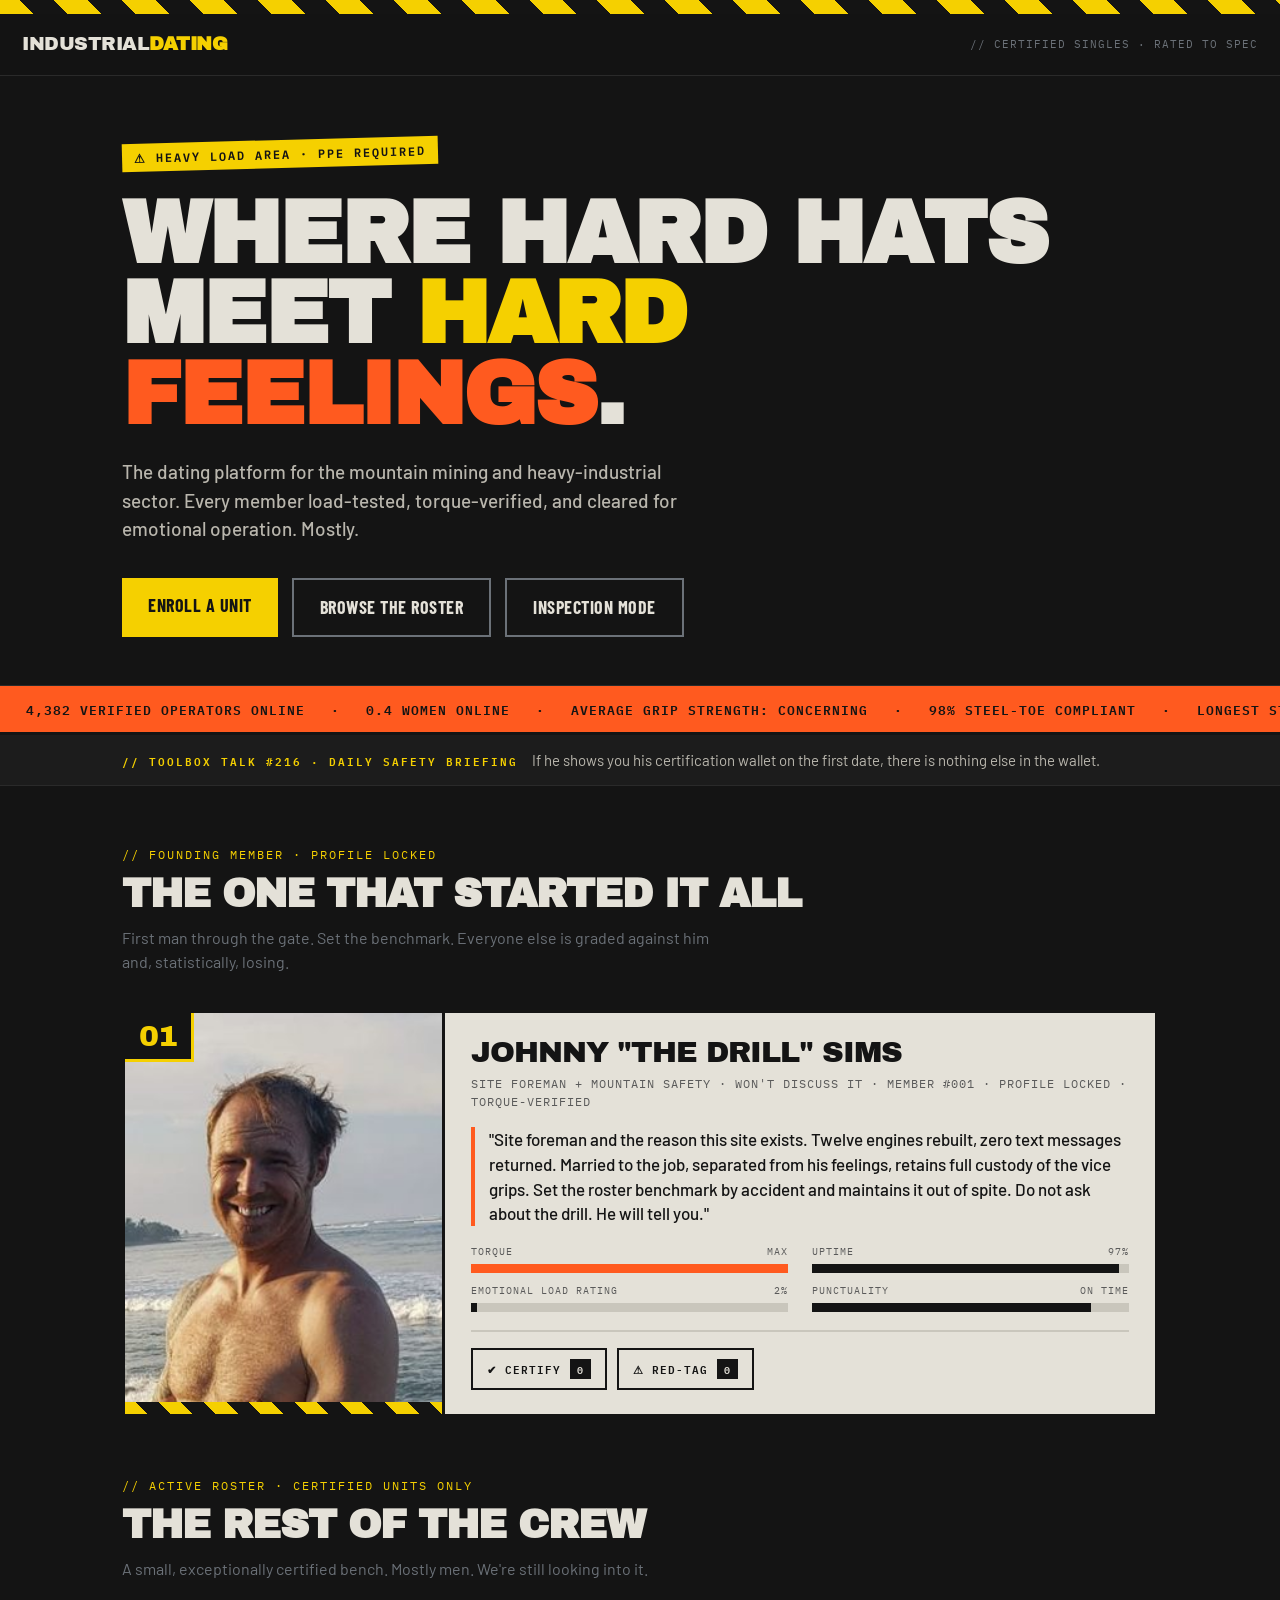
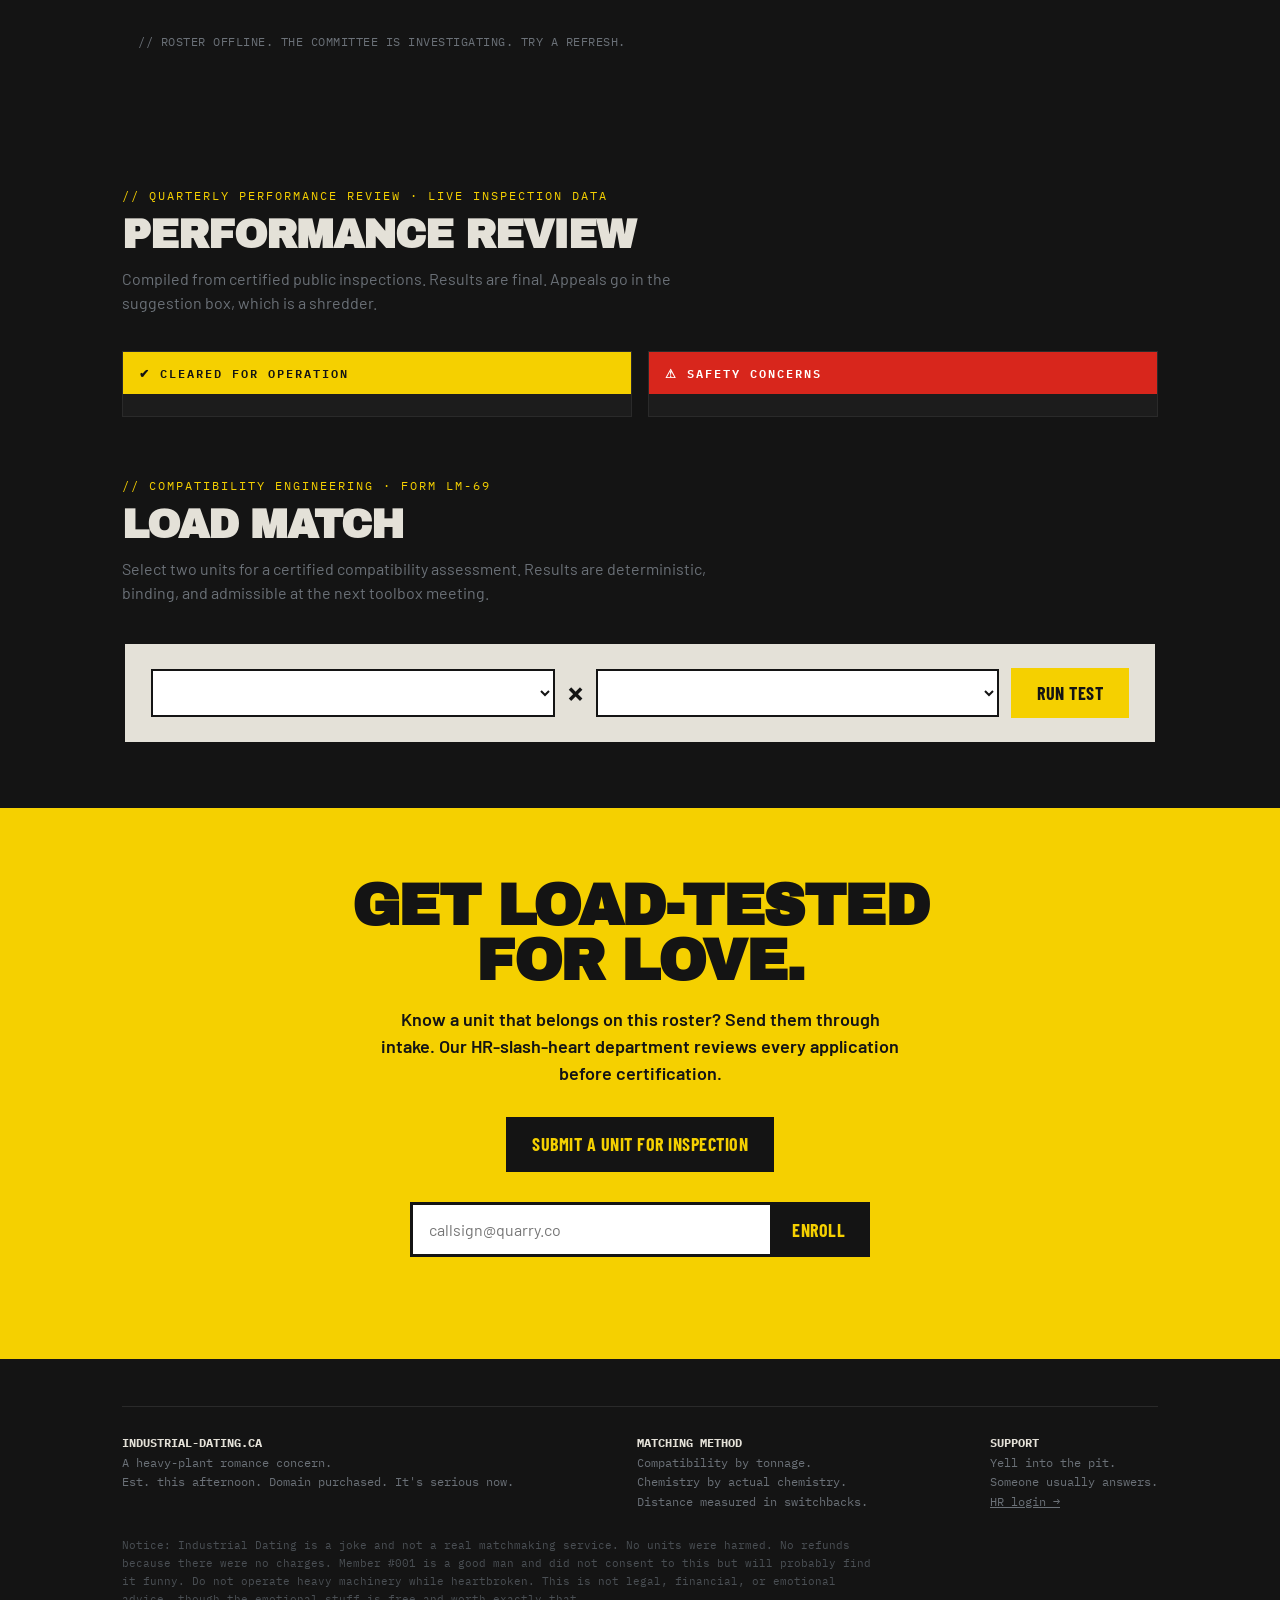
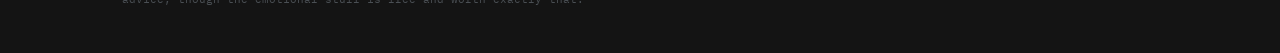
<file: index.html>
<!DOCTYPE html>
<html lang="en">
<head>
<meta charset="UTF-8">
<meta name="viewport" content="width=device-width, initial-scale=1.0">
<title>Industrial Dating — Love Rated for Heavy Loads</title>
<meta name="description" content="The dating platform for the mountain mining and heavy-industrial sector. Every member load-tested, torque-verified, and cleared for emotional operation. Mostly.">
<link rel="canonical" href="https://industrial-dating.ca/">
<meta property="og:type" content="website">
<meta property="og:url" content="https://industrial-dating.ca/">
<meta property="og:title" content="Industrial Dating — Love Rated for Heavy Loads">
<meta property="og:description" content="Where hard hats meet hard feelings. Every member load-tested, torque-verified, and cleared for emotional operation. Mostly.">
<meta property="og:image" content="https://industrial-dating.ca/assets/img/og-home.png">
<meta property="og:image:width" content="1200">
<meta property="og:image:height" content="630">
<meta name="twitter:card" content="summary_large_image">
<link rel="preconnect" href="https://fonts.googleapis.com">
<link rel="preconnect" href="https://fonts.gstatic.com" crossorigin>
<link href="https://fonts.googleapis.com/css2?family=Archivo+Black&family=Barlow+Condensed:wght@500;600;700&family=Barlow:wght@400;500;600&family=IBM+Plex+Mono:wght@400;500;600&display=swap" rel="stylesheet">
<link rel="stylesheet" href="css/style.css">
</head>
<body>

<div class="hazard"></div>

<nav>
  <a class="logo" href="index.html">INDUSTRIAL<b>DATING</b></a>
  <div class="navtag">// certified singles · rated to spec</div>
</nav>

<!-- HERO -->
<section class="hero">
  <div class="wrap">
    <span class="stamp">⚠ Heavy load area · PPE required</span>
    <h1>Where hard hats<br>meet <span class="y">hard</span> <span class="o">feelings</span>.</h1>
    <p class="sub">The dating platform for the mountain mining and heavy-industrial sector. Every member load-tested, torque-verified, and cleared for emotional operation. Mostly.</p>
    <div class="herobtns">
      <a href="submit.html" class="btn btn-y">Enroll a unit</a>
      <a href="#roster" class="btn btn-ghost">Browse the roster</a>
      <a href="swipe.html" class="btn btn-ghost">Inspection mode</a>
    </div>
  </div>
</section>

<!-- TICKER -->
<div class="ticker" aria-hidden="true">
  <div class="run">
    <span>4,382 verified operators online</span>·<span>0.4 women online</span>·<span>Average grip strength: concerning</span>·<span>98% steel-toe compliant</span>·<span>Longest streak between showers: 19 days</span>·<span>Beard hazard rating: elevated</span>·<span>4,382 verified operators online</span>·<span>0.4 women online</span>·<span>Average grip strength: concerning</span>·<span>98% steel-toe compliant</span>·<span>Longest streak between showers: 19 days</span>·<span>Beard hazard rating: elevated</span>·
  </div>
</div>

<!-- TOOLBOX TALK -->
<div class="talk">
  <div class="wrap">
    <span class="talkno" id="talkno">// TOOLBOX TALK</span>
    <span id="talkline"></span>
  </div>
</div>

<!-- FEATURED -->
<section class="sec" id="roster">
  <div class="wrap">
    <div class="eyebrow">// Founding member · profile locked</div>
    <h2 class="sechead">The one that started it all</h2>
    <p class="seclead">First man through the gate. Set the benchmark. Everyone else is graded against him and, statistically, losing.</p>

    <div class="featured">
      <div class="cardno">01</div>
      <div class="photo">
        <img src="assets/img/johnny.jpg" alt="Johnny Sims, Member 001">
        <div class="cornerstripe"></div>
      </div>
      <div class="fbody">
        <div class="fname">Johnny "The Drill" Sims</div>
        <div class="fmeta">Site foreman + mountain safety · won't discuss it · Member #001 · Profile locked · Torque-verified</div>
        <p class="fquote">"Site foreman and the reason this site exists. Twelve engines rebuilt, zero text messages returned. Married to the job, separated from his feelings, retains full custody of the vice grips. Set the roster benchmark by accident and maintains it out of spite. Do not ask about the drill. He will tell you."</p>
        <div class="specs">
          <div class="spec">
            <label>Torque <span>MAX</span></label>
            <div class="bar"><i class="hi" style="width:100%"></i></div>
          </div>
          <div class="spec">
            <label>Uptime <span>97%</span></label>
            <div class="bar"><i style="width:97%"></i></div>
          </div>
          <div class="spec">
            <label>Emotional load rating <span>2%</span></label>
            <div class="bar"><i style="width:2%"></i></div>
          </div>
          <div class="spec">
            <label>Punctuality <span>ON TIME</span></label>
            <div class="bar"><i style="width:88%"></i></div>
          </div>
        </div>
        <div class="votebox" data-votekey="johnny-the-drill-sims"></div>
      </div>
    </div>
  </div>
</section>

<!-- ROSTER -->
<section class="sec" style="padding-top:0">
  <div class="wrap">
    <div class="eyebrow">// Active roster · certified units only</div>
    <h2 class="sechead">The rest of the crew</h2>
    <p class="seclead">A small, exceptionally certified bench. Mostly men. We're still looking into it.</p>

    <div class="featstack" id="crew">
      <!-- cards rendered by js/app.js: crew-submitted units first, then the founding bench -->
    </div>
  </div>
</section>

<!-- PERFORMANCE REVIEW (leaderboard) -->
<section class="sec" id="review">
  <div class="wrap">
    <div class="eyebrow">// Quarterly performance review · live inspection data</div>
    <h2 class="sechead">Performance review</h2>
    <p class="seclead">Compiled from certified public inspections. Results are final. Appeals go in the suggestion box, which is a shredder.</p>
    <div class="lbgrid">
      <div class="lbcol">
        <div class="lbhead lbhead-cert">✔ Cleared for operation</div>
        <ol id="lb-cert" class="lblist"></ol>
      </div>
      <div class="lbcol">
        <div class="lbhead lbhead-tag">⚠ Safety concerns</div>
        <ol id="lb-tag" class="lblist"></ol>
      </div>
    </div>
  </div>
</section>

<!-- LOAD MATCH (compatibility calculator) -->
<section class="sec" id="loadmatch" style="padding-top:0">
  <div class="wrap">
    <div class="eyebrow">// Compatibility engineering · form LM-69</div>
    <h2 class="sechead">Load match</h2>
    <p class="seclead">Select two units for a certified compatibility assessment. Results are deterministic, binding, and admissible at the next toolbox meeting.</p>
    <div class="lmpanel">
      <div class="lmpick">
        <select id="lm-a" aria-label="First unit"></select>
        <span class="lmx">×</span>
        <select id="lm-b" aria-label="Second unit"></select>
        <button type="button" id="lm-run" class="btn btn-y">Run test</button>
      </div>
      <div id="lm-result" class="lmresult" hidden>
        <div class="specs" id="lm-specs"></div>
        <div class="lmverdict" id="lm-verdict"></div>
      </div>
    </div>
  </div>
</section>

<!-- CTA -->
<section class="cta" id="signup">
  <h2>Get load-tested<br>for love.</h2>
  <p>Know a unit that belongs on this roster? Send them through intake. Our HR-slash-heart department reviews every application before certification.</p>
  <div class="herobtns" style="justify-content:center;margin-top:0">
    <a href="submit.html" class="btn" style="background:var(--black);color:var(--hiviz)">Submit a unit for inspection</a>
  </div>
  <div class="form" style="margin-top:30px">
    <input id="email" type="email" placeholder="callsign@quarry.co" aria-label="Your email">
    <button id="enrollBtn" type="button">Enroll</button>
  </div>
  <div class="finemsg" id="finemsg"></div>
</section>

<!-- FOOTER -->
<footer>
  <div class="wrap">
    <div class="cols">
      <div><b>INDUSTRIAL-DATING.CA</b><br>A heavy-plant romance concern.<br>Est. this afternoon. Domain purchased. It's serious now.</div>
      <div><b>MATCHING METHOD</b><br>Compatibility by tonnage.<br>Chemistry by actual chemistry.<br>Distance measured in switchbacks.</div>
      <div><b>SUPPORT</b><br>Yell into the pit.<br>Someone usually answers.<br><a href="hr.html" style="color:inherit">HR login →</a></div>
    </div>
    <p class="osha">Notice: Industrial Dating is a joke and not a real matchmaking service. No units were harmed. No refunds because there were no charges. Member #001 is a good man and did not consent to this but will probably find it funny. Do not operate heavy machinery while heartbroken. This is not legal, financial, or emotional advice, though the emotional stuff is free and worth exactly that.</p>
  </div>
</footer>

<script src="js/config.js"></script>
<script src="js/app.js"></script>
</body>
</html>
</file>
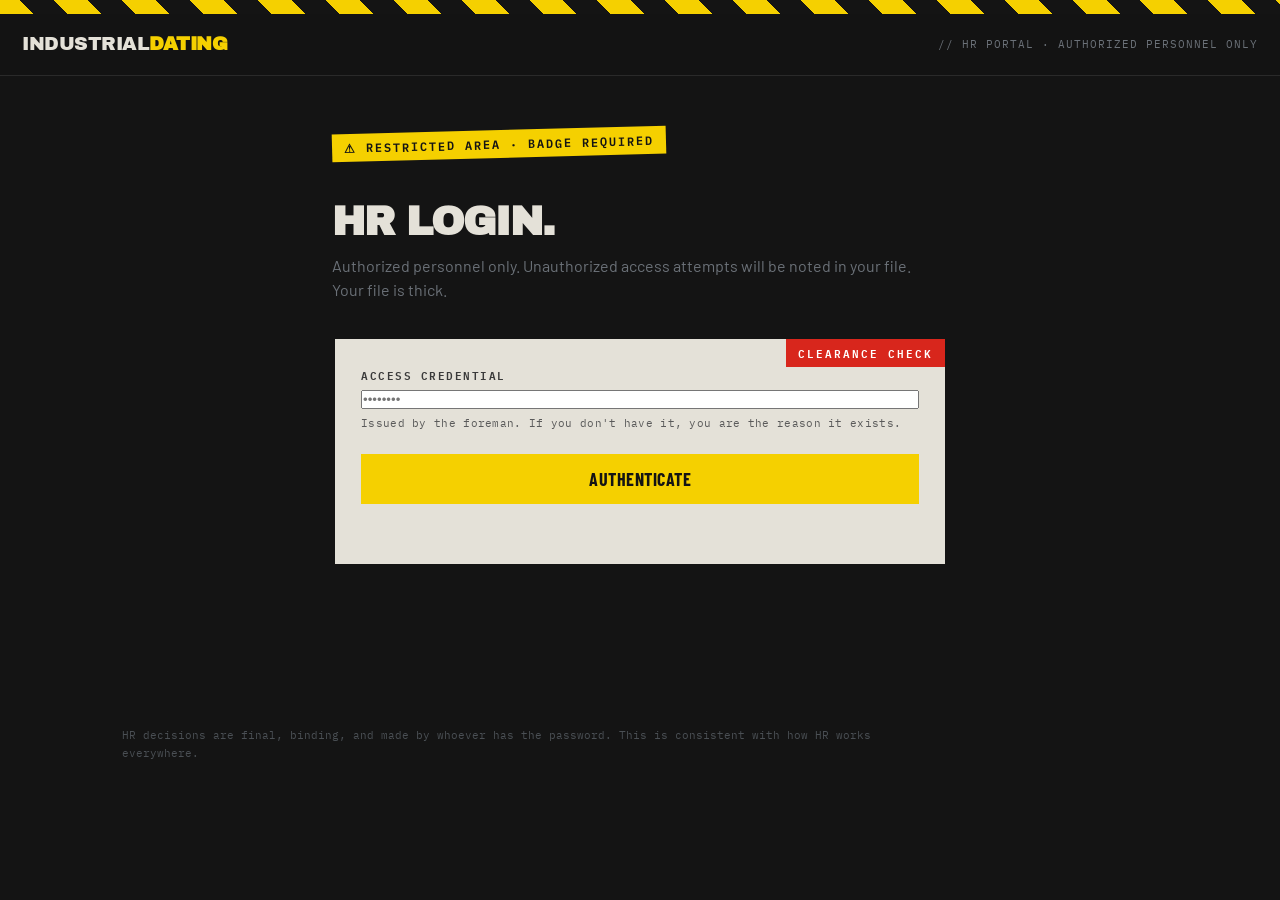
<file: hr.html>
<!DOCTYPE html>
<html lang="en">
<head>
<meta charset="UTF-8">
<meta name="viewport" content="width=device-width, initial-scale=1.0">
<title>HR Portal — Industrial Dating</title>
<meta name="robots" content="noindex">
<link rel="preconnect" href="https://fonts.googleapis.com">
<link rel="preconnect" href="https://fonts.gstatic.com" crossorigin>
<link href="https://fonts.googleapis.com/css2?family=Archivo+Black&family=Barlow+Condensed:wght@500;600;700&family=Barlow:wght@400;500;600&family=IBM+Plex+Mono:wght@400;500;600&display=swap" rel="stylesheet">
<link rel="stylesheet" href="css/style.css">
</head>
<body>

<div class="hazard"></div>

<nav>
  <a class="logo" href="index.html">INDUSTRIAL<b>DATING</b></a>
  <div class="navtag">// hr portal · authorized personnel only</div>
</nav>

<div class="formpage">

  <!-- LOGIN -->
  <div id="login">
    <span class="stamp">⚠ Restricted area · badge required</span>
    <h2 class="sechead" style="margin-top:18px">HR login.</h2>
    <p class="seclead">Authorized personnel only. Unauthorized access attempts will be noted in your file. Your file is thick.</p>
    <form id="loginform" class="formcard" novalidate>
      <div class="membernum">CLEARANCE CHECK</div>
      <div class="field">
        <label for="hr-pass">Access credential</label>
        <input type="password" id="hr-pass" autocomplete="current-password" placeholder="••••••••">
        <span class="hint">Issued by the foreman. If you don't have it, you are the reason it exists.</span>
      </div>
      <button type="submit" class="btn btn-y" style="width:100%">Authenticate</button>
      <div class="formmsg" id="loginmsg" role="alert"></div>
    </form>
  </div>

  <!-- QUEUE -->
  <div id="portal" hidden>
    <span class="stamp">✔ Clearance granted</span>
    <h2 class="sechead" style="margin-top:18px">Pending inspections.</h2>
    <p class="seclead">Units awaiting certification. Approve to weld them onto the roster; reject to make them never have existed. <button type="button" id="hr-logout" class="hrlink">Surrender badge</button></p>
    <div id="queue"></div>
  </div>

</div>

<footer>
  <div class="wrap">
    <p class="osha">HR decisions are final, binding, and made by whoever has the password. This is consistent with how HR works everywhere.</p>
  </div>
</footer>

<script src="js/config.js"></script>
<script src="js/hr.js"></script>
</body>
</html>
</file>
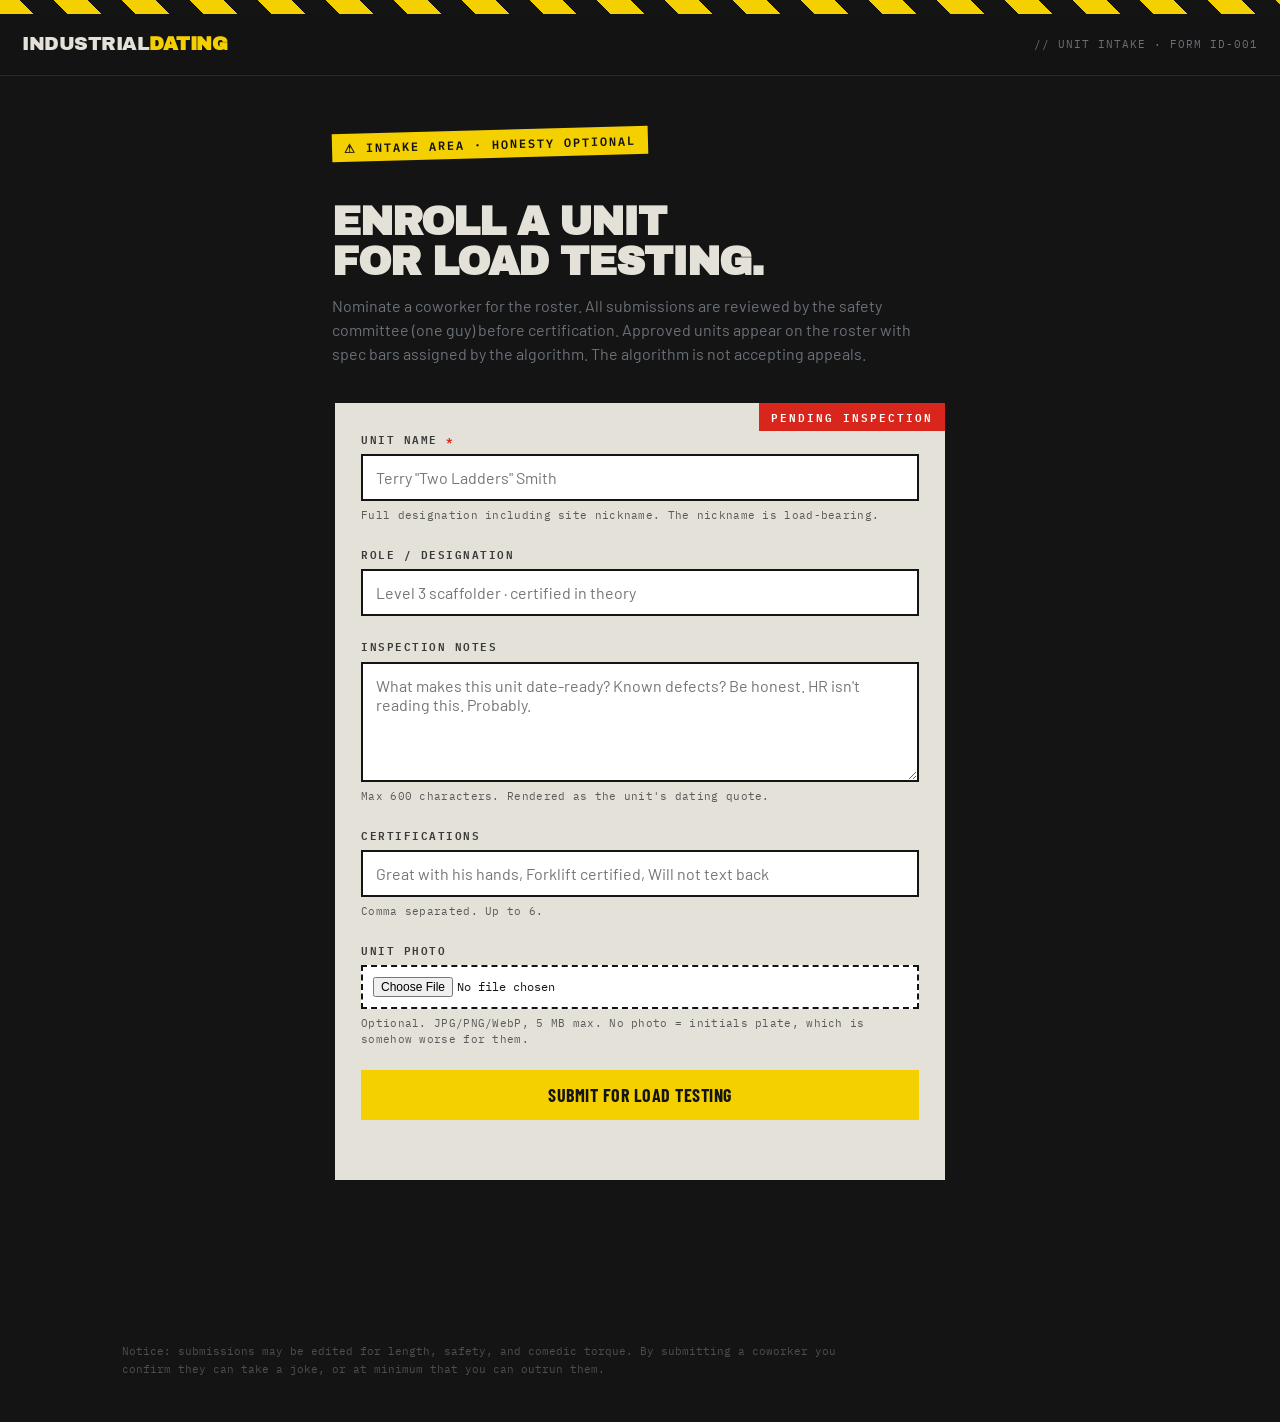
<file: submit.html>
<!DOCTYPE html>
<html lang="en">
<head>
<meta charset="UTF-8">
<meta name="viewport" content="width=device-width, initial-scale=1.0">
<title>Enroll a Unit — Industrial Dating</title>
<meta name="description" content="Nominate a coworker for the Industrial Dating roster. All units reviewed by the safety committee before certification.">
<link rel="canonical" href="https://industrial-dating.ca/submit.html">
<meta property="og:type" content="website">
<meta property="og:url" content="https://industrial-dating.ca/submit.html">
<meta property="og:title" content="Enroll a Unit — Industrial Dating">
<meta property="og:description" content="Nominate a coworker for load testing. The certification department writes the profile. The foreman decides their fate.">
<meta property="og:image" content="https://industrial-dating.ca/assets/img/og-submit.png">
<meta property="og:image:width" content="1200">
<meta property="og:image:height" content="630">
<meta name="twitter:card" content="summary_large_image">
<link rel="preconnect" href="https://fonts.googleapis.com">
<link rel="preconnect" href="https://fonts.gstatic.com" crossorigin>
<link href="https://fonts.googleapis.com/css2?family=Archivo+Black&family=Barlow+Condensed:wght@500;600;700&family=Barlow:wght@400;500;600&family=IBM+Plex+Mono:wght@400;500;600&display=swap" rel="stylesheet">
<link rel="stylesheet" href="css/style.css">
</head>
<body>

<div class="hazard"></div>

<nav>
  <a class="logo" href="index.html">INDUSTRIAL<b>DATING</b></a>
  <div class="navtag">// unit intake · form ID-001</div>
</nav>

<div class="formpage">
  <span class="stamp">⚠ Intake area · honesty optional</span>
  <h2 class="sechead" style="margin-top:18px">Enroll a unit<br>for load testing.</h2>
  <p class="seclead">Nominate a coworker for the roster. All submissions are reviewed by the safety committee (one guy) before certification. Approved units appear on the roster with spec bars assigned by the algorithm. The algorithm is not accepting appeals.</p>

  <form id="unitform" class="formcard" novalidate>
    <div class="membernum">PENDING INSPECTION</div>

    <div class="field">
      <label for="f-name">Unit name <em>*</em></label>
      <input type="text" id="f-name" maxlength="80" placeholder='Terry "Two Ladders" Smith' required>
      <span class="hint">Full designation including site nickname. The nickname is load-bearing.</span>
    </div>

    <div class="field">
      <label for="f-title">Role / designation</label>
      <input type="text" id="f-title" maxlength="120" placeholder="Level 3 scaffolder · certified in theory">
    </div>

    <div class="field">
      <label for="f-bio">Inspection notes</label>
      <textarea id="f-bio" maxlength="600" placeholder="What makes this unit date-ready? Known defects? Be honest. HR isn't reading this. Probably."></textarea>
      <span class="hint">Max 600 characters. Rendered as the unit's dating quote.</span>
    </div>

    <div class="field">
      <label for="f-tags">Certifications</label>
      <input type="text" id="f-tags" maxlength="200" placeholder="Great with his hands, Forklift certified, Will not text back">
      <span class="hint">Comma separated. Up to 6.</span>
    </div>

    <div class="field">
      <label for="f-photo">Unit photo</label>
      <input type="file" id="f-photo" accept="image/jpeg,image/png,image/webp">
      <span class="hint">Optional. JPG/PNG/WebP, 5 MB max. No photo = initials plate, which is somehow worse for them.</span>
    </div>

    <!-- Honeypot: humans never see this field; bots fill it and get quietly binned. -->
    <div class="hp" aria-hidden="true">
      <label for="f-website">Website</label>
      <input type="text" id="f-website" tabindex="-1" autocomplete="off">
    </div>

    <button type="submit" id="f-submit" class="btn btn-y" style="width:100%">Submit for load testing</button>
    <div class="formmsg" id="formmsg" role="alert"></div>
  </form>

  <div class="submitok" id="submitok" hidden>
    <span class="bigstamp">Unit received</span>
    <p>The certification department is writing this unit's official profile from your notes. It then goes to the foreman for safety review. Approved units are welded onto the roster. Rejected units are never spoken of again.</p>
    <p class="mono">// processing time: whenever he gets to it</p>
    <div class="herobtns" style="justify-content:center;margin-top:26px">
      <a href="index.html" class="btn" style="background:var(--black);color:var(--hiviz)">Back to the roster</a>
      <button type="button" id="another" class="btn btn-ghost" style="border-color:var(--black);color:var(--black)">Enroll another unit</button>
    </div>
  </div>
</div>

<footer>
  <div class="wrap">
    <p class="osha">Notice: submissions may be edited for length, safety, and comedic torque. By submitting a coworker you confirm they can take a joke, or at minimum that you can outrun them.</p>
  </div>
</footer>

<script src="js/config.js"></script>
<script src="js/submit.js"></script>
</body>
</html>
</file>
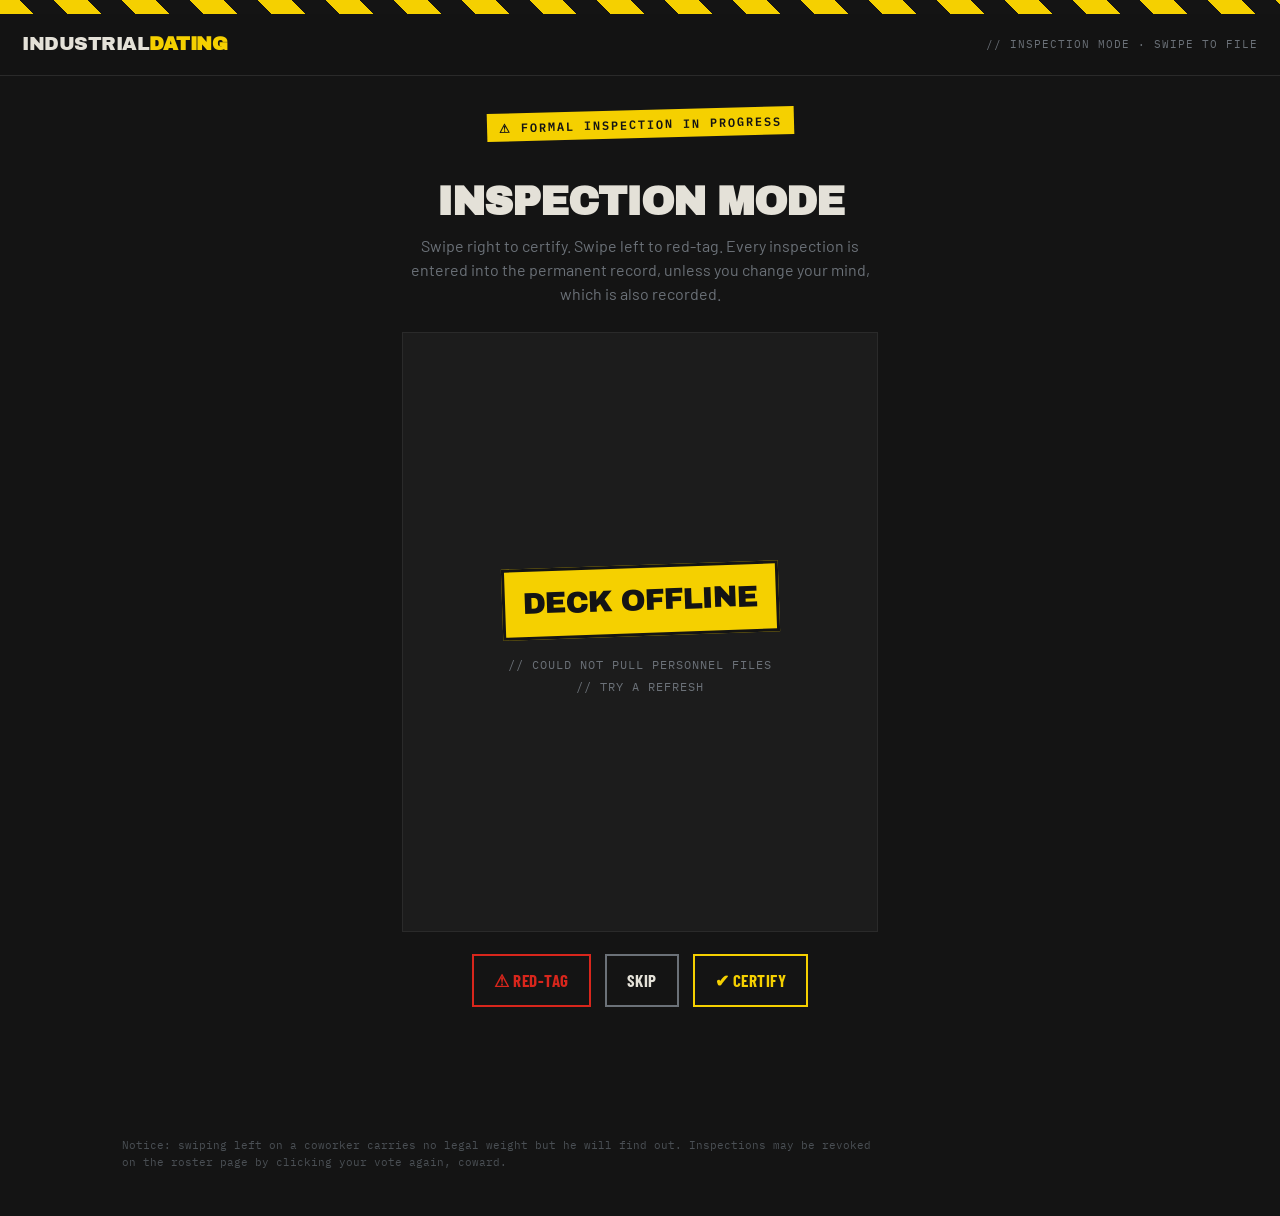
<file: swipe.html>
<!DOCTYPE html>
<html lang="en">
<head>
<meta charset="UTF-8">
<meta name="viewport" content="width=device-width, initial-scale=1.0">
<title>Inspection Mode — Industrial Dating</title>
<meta name="description" content="Swipe through the Industrial Dating roster. Right to certify, left to red-tag. This is a formal inspection.">
<link rel="canonical" href="https://industrial-dating.ca/swipe.html">
<meta property="og:type" content="website">
<meta property="og:url" content="https://industrial-dating.ca/swipe.html">
<meta property="og:title" content="Inspection Mode — Industrial Dating">
<meta property="og:description" content="Swipe right to certify. Swipe left to red-tag. Every inspection is recorded.">
<meta property="og:image" content="https://industrial-dating.ca/assets/img/og-home.png">
<meta property="og:image:width" content="1200">
<meta property="og:image:height" content="630">
<meta name="twitter:card" content="summary_large_image">
<link rel="preconnect" href="https://fonts.googleapis.com">
<link rel="preconnect" href="https://fonts.gstatic.com" crossorigin>
<link href="https://fonts.googleapis.com/css2?family=Archivo+Black&family=Barlow+Condensed:wght@500;600;700&family=Barlow:wght@400;500;600&family=IBM+Plex+Mono:wght@400;500;600&display=swap" rel="stylesheet">
<link rel="stylesheet" href="css/style.css">
</head>
<body>

<div class="hazard"></div>

<nav>
  <a class="logo" href="index.html">INDUSTRIAL<b>DATING</b></a>
  <div class="navtag">// inspection mode · swipe to file</div>
</nav>

<div class="swipepage">
  <span class="stamp">⚠ Formal inspection in progress</span>
  <h2 class="sechead" style="margin-top:18px">Inspection mode</h2>
  <p class="seclead" style="margin-left:auto;margin-right:auto">Swipe right to certify. Swipe left to red-tag. Every inspection is entered into the permanent record, unless you change your mind, which is also recorded.</p>

  <div class="deck" id="deck"></div>

  <div class="swipebtns">
    <button type="button" class="sbtn sbtn-tag" id="btn-tag">⚠ Red-tag</button>
    <button type="button" class="sbtn" id="btn-skip">Skip</button>
    <button type="button" class="sbtn sbtn-cert" id="btn-cert">✔ Certify</button>
  </div>
</div>

<footer>
  <div class="wrap">
    <p class="osha">Notice: swiping left on a coworker carries no legal weight but he will find out. Inspections may be revoked on the roster page by clicking your vote again, coward.</p>
  </div>
</footer>

<script src="js/config.js"></script>
<script src="js/swipe.js"></script>
</body>
</html>
</file>
<file: css/style.css>
/* =====================================================================
   INDUSTRIAL DATING — stylesheet
   Extracted from the original single-file page. One theme, one file.
   ===================================================================== */

:root{
  --black:#141414;
  --panel:#1c1c1c;
  --hiviz:#f5d000;
  --orange:#ff5a1f;
  --steel:#6b7178;
  --concrete:#e4e1d8;
  --red:#d8261c;
  --line:#2a2a2a;
}
*{margin:0;padding:0;box-sizing:border-box}
html{scroll-behavior:smooth}
body{
  background:var(--black);
  color:var(--concrete);
  font-family:'Barlow',sans-serif;
  line-height:1.5;
  -webkit-font-smoothing:antialiased;
}
.hazard{
  height:14px;
  background:repeating-linear-gradient(45deg,var(--hiviz) 0 24px,var(--black) 24px 48px);
}
.wrap{max-width:1080px;margin:0 auto;padding:0 22px}

/* NAV */
nav{
  display:flex;align-items:center;justify-content:space-between;
  padding:16px 22px;border-bottom:1px solid var(--line);
  position:sticky;top:0;background:rgba(20,20,20,.94);backdrop-filter:blur(6px);z-index:20;
}
.logo{font-family:'Archivo Black';font-size:19px;letter-spacing:-.5px;color:var(--concrete);text-transform:uppercase;text-decoration:none}
.logo b{color:var(--hiviz)}
.navtag{font-family:'IBM Plex Mono';font-size:11px;color:var(--steel);text-transform:uppercase;letter-spacing:1px}
@media(max-width:560px){.navtag{display:none}}

/* HERO */
.hero{padding:64px 0 48px;border-bottom:1px solid var(--line);position:relative;overflow:hidden}
.stamp{
  display:inline-block;font-family:'IBM Plex Mono';font-size:12px;font-weight:600;
  letter-spacing:2px;text-transform:uppercase;color:var(--black);background:var(--hiviz);
  padding:5px 12px;margin-bottom:26px;transform:rotate(-1.5deg);
}
h1{
  font-family:'Archivo Black';
  font-size:clamp(42px,8.5vw,88px);
  line-height:.92;letter-spacing:-2px;text-transform:uppercase;color:var(--concrete);
}
h1 .y{color:var(--hiviz)}
h1 .o{color:var(--orange)}
.sub{
  max-width:560px;margin-top:22px;font-size:19px;color:#b9b6ad;font-weight:500;
}
.herobtns{margin-top:34px;display:flex;gap:14px;flex-wrap:wrap}
.btn{
  font-family:'Barlow Condensed';font-weight:700;font-size:18px;letter-spacing:.5px;
  text-transform:uppercase;padding:14px 26px;border:none;cursor:pointer;text-decoration:none;
  display:inline-block;transition:transform .08s ease;
}
.btn:active{transform:translateY(2px)}
.btn-y{background:var(--hiviz);color:var(--black)}
.btn-ghost{background:transparent;color:var(--concrete);border:2px solid var(--steel)}

/* TICKER */
.ticker{background:var(--orange);color:var(--black);overflow:hidden;white-space:nowrap;padding:11px 0;border-bottom:3px solid var(--black)}
.ticker .run{display:inline-block;font-family:'IBM Plex Mono';font-weight:600;font-size:13px;letter-spacing:1px;text-transform:uppercase;animation:scroll 26s linear infinite}
.ticker span{margin:0 26px}
@keyframes scroll{from{transform:translateX(0)}to{transform:translateX(-50%)}}

/* TOOLBOX TALK */
.talk{background:var(--panel);border-bottom:1px solid var(--line);padding:14px 0;font-size:15px;color:#b9b6ad}
.talk .wrap{display:flex;gap:14px;align-items:baseline;flex-wrap:wrap}
.talkno{font-family:'IBM Plex Mono';font-size:11px;font-weight:600;letter-spacing:2px;color:var(--hiviz);text-transform:uppercase;flex:none}

/* PERFORMANCE REVIEW (leaderboard) */
.lbgrid{display:grid;grid-template-columns:1fr 1fr;gap:16px;margin-top:36px}
@media(max-width:640px){.lbgrid{grid-template-columns:1fr}}
.lbcol{background:var(--panel);border:1px solid var(--line)}
.lbhead{font-family:'IBM Plex Mono';font-size:12px;font-weight:600;letter-spacing:2px;text-transform:uppercase;padding:12px 16px}
.lbhead-cert{background:var(--hiviz);color:var(--black)}
.lbhead-tag{background:var(--red);color:#fff}
.lblist{list-style:none;padding:8px 16px 14px;counter-reset:lb}
.lblist li{display:flex;align-items:center;gap:12px;padding:10px 0;border-bottom:1px solid var(--line);counter-increment:lb}
.lblist li:last-child{border-bottom:none}
.lblist li::before{content:"0" counter(lb);font-family:'Archivo Black';font-size:20px;color:var(--steel)}
.lblist .lbname{font-family:'Barlow Condensed';font-weight:700;font-size:19px;text-transform:uppercase;letter-spacing:.5px;flex:1;min-width:0;overflow:hidden;text-overflow:ellipsis;white-space:nowrap}
.lblist .lbn{font-family:'IBM Plex Mono';font-size:13px;font-weight:600;color:var(--concrete);flex:none}
.lbempty{font-family:'IBM Plex Mono';font-size:12px;color:var(--steel);padding:16px;letter-spacing:.5px}

/* LOAD MATCH */
.lmpanel{margin-top:36px;background:var(--concrete);color:var(--black);border:3px solid var(--black);padding:24px 26px}
.lmpick{display:flex;gap:12px;align-items:center;flex-wrap:wrap}
.lmpick select{
  flex:1;min-width:180px;border:2px solid var(--black);background:#fff;color:var(--black);
  font-family:'Barlow Condensed';font-weight:700;font-size:17px;text-transform:uppercase;letter-spacing:.5px;
  padding:11px 12px;cursor:pointer;
}
.lmx{font-family:'Archivo Black';font-size:26px}
.lmresult{margin-top:24px;padding-top:22px;border-top:2px solid #c9c6bc}
.lmverdict{
  margin-top:20px;font-family:'IBM Plex Mono';font-weight:600;font-size:15px;letter-spacing:1px;
  text-transform:uppercase;background:var(--black);color:var(--hiviz);padding:14px 16px;line-height:1.5;
}

/* SWIPE (inspection mode) */
.swipepage{max-width:520px;margin:0 auto;padding:34px 22px 60px;text-align:center}
.deck{position:relative;height:600px;margin-top:26px;touch-action:pan-y}
@media(max-height:760px){.deck{height:520px}}
.scard{
  position:absolute;inset:0;background:var(--concrete);color:var(--black);
  border:3px solid var(--black);display:flex;flex-direction:column;overflow:hidden;
  user-select:none;-webkit-user-select:none;cursor:grab;
}
.scard:active{cursor:grabbing}
.scard .sphoto{flex:1;min-height:0;background:var(--steel);position:relative;overflow:hidden}
.scard .sphoto img{width:100%;height:100%;object-fit:cover;display:block;pointer-events:none}
.scard .sphoto .noimg{position:absolute;inset:0;display:flex;align-items:center;justify-content:center;font-family:'Archivo Black';font-size:80px;color:var(--black)}
.scard .sbody{padding:14px 18px 16px;border-top:3px solid var(--black);text-align:left;background:var(--concrete)}
.scard .sname{font-family:'Archivo Black';font-size:22px;text-transform:uppercase;letter-spacing:-1px;line-height:1}
.scard .smeta{font-family:'IBM Plex Mono';font-size:10.5px;color:#5a5a5a;margin-top:6px;text-transform:uppercase;letter-spacing:1px}
.scard .sbio{font-size:14px;font-weight:500;margin-top:8px;line-height:1.4;display:-webkit-box;-webkit-line-clamp:3;-webkit-box-orient:vertical;overflow:hidden}
.sstamp{
  position:absolute;top:26px;font-family:'Archivo Black';font-size:30px;letter-spacing:0;
  text-transform:uppercase;padding:8px 16px;border:4px solid;opacity:0;pointer-events:none;z-index:5;
}
.sstamp.cert{left:18px;color:#1a7a2e;border-color:#1a7a2e;transform:rotate(-14deg)}
.sstamp.tag{right:18px;color:var(--red);border-color:var(--red);transform:rotate(14deg)}
.swipebtns{display:flex;gap:14px;justify-content:center;margin-top:22px}
.sbtn{
  font-family:'Barlow Condensed';font-weight:700;font-size:17px;letter-spacing:.5px;text-transform:uppercase;
  padding:14px 20px;border:2px solid var(--steel);background:transparent;color:var(--concrete);cursor:pointer;
}
.sbtn-tag{border-color:var(--red);color:var(--red)}
.sbtn-cert{border-color:var(--hiviz);color:var(--hiviz)}
.sdone{
  position:absolute;inset:0;background:var(--panel);border:1px solid var(--line);
  display:flex;flex-direction:column;align-items:center;justify-content:center;gap:18px;padding:30px;
}
.sdone .bigstamp{display:inline-block;font-family:'Archivo Black';font-size:clamp(20px,5vw,30px);text-transform:uppercase;letter-spacing:-1px;background:var(--hiviz);color:var(--black);border:3px solid var(--black);padding:10px 18px;transform:rotate(-2deg)}
.sdone p{color:var(--steel);font-family:'IBM Plex Mono';font-size:12px;text-transform:uppercase;letter-spacing:1px;line-height:1.8}

/* SECTION HEADERS */
.sec{padding:60px 0}
.eyebrow{font-family:'IBM Plex Mono';font-size:12px;letter-spacing:2px;text-transform:uppercase;color:var(--hiviz);margin-bottom:10px}
.sechead{font-family:'Archivo Black';font-size:clamp(26px,4vw,40px);text-transform:uppercase;letter-spacing:-1px;line-height:1;color:var(--concrete)}
.seclead{color:var(--steel);margin-top:12px;max-width:600px;font-size:16px}

/* PROFILE CARDS */
.featured{
  margin-top:36px;background:var(--concrete);color:var(--black);
  display:grid;grid-template-columns:320px 1fr;gap:0;
  border:3px solid var(--black);position:relative;
}
.cardno{position:absolute;top:0;left:0;z-index:6;font-family:'Archivo Black';font-size:30px;line-height:1;color:var(--hiviz);background:var(--black);padding:8px 14px;letter-spacing:-1px;border-right:3px solid var(--hiviz);border-bottom:3px solid var(--hiviz)}
.membernum{
  position:absolute;top:0;right:0;
  font-family:'IBM Plex Mono';font-weight:600;font-size:11px;letter-spacing:2px;
  background:var(--red);color:#fff;padding:6px 12px;z-index:6;
}
.featstack{display:flex;flex-direction:column;gap:22px;margin-top:36px}
.photo-none{display:flex;align-items:center;justify-content:center;background:var(--steel);border-right:3px solid var(--black)}
.photo-none span{font-family:'Archivo Black';font-size:64px;color:var(--black)}
.photo{position:relative;border-right:3px solid var(--black);background:#000}
.photo img{width:100%;height:100%;object-fit:cover;display:block;aspect-ratio:1/1}
.photo .cornerstripe{position:absolute;left:0;bottom:0;width:100%;height:12px;
  background:repeating-linear-gradient(45deg,var(--hiviz) 0 16px,var(--black) 16px 32px)}
.fbody{padding:24px 26px}
.fname{font-family:'Archivo Black';font-size:30px;text-transform:uppercase;letter-spacing:-1px;line-height:1;overflow-wrap:break-word;word-break:break-word}
.fmeta{font-family:'IBM Plex Mono';font-size:12px;color:#5a5a5a;margin:8px 0 16px;text-transform:uppercase;letter-spacing:1px}
.fquote{font-size:17px;font-weight:500;line-height:1.45;border-left:4px solid var(--orange);padding-left:14px;margin-bottom:18px}
.specs{display:grid;grid-template-columns:1fr 1fr;gap:10px 24px}
.spec{display:flex;flex-direction:column;gap:5px}
.spec label{font-family:'IBM Plex Mono';font-size:10px;letter-spacing:1px;text-transform:uppercase;color:#5a5a5a;display:flex;justify-content:space-between}
.bar{height:9px;background:#c9c6bc;position:relative;overflow:hidden}
.bar i{position:absolute;left:0;top:0;height:100%;background:var(--black)}
.bar i.hi{background:var(--orange)}
@media(max-width:640px){
  .featstack{gap:18px;margin-top:26px}
  .featured{grid-template-columns:1fr}
  .photo{border-right:none;border-bottom:3px solid var(--black)}
  .photo img{height:auto;aspect-ratio:1/1;max-height:none}
  .fbody{padding:18px 16px}
  .fname{font-size:22px}
  .fmeta{font-size:11px;margin:8px 0 14px}
  .fquote{font-size:15px}
  .specs{grid-template-columns:1fr;gap:11px}
  .cardno{font-size:24px;padding:6px 11px}
}

/* VOTING — certify / red-tag a unit */
.votebox{display:flex;align-items:center;gap:10px;margin-top:18px;padding-top:16px;border-top:2px solid #c9c6bc;flex-wrap:wrap}
.vbtn{
  font-family:'IBM Plex Mono';font-size:11px;font-weight:600;letter-spacing:1px;text-transform:uppercase;
  padding:9px 14px;border:2px solid var(--black);background:transparent;color:var(--black);
  cursor:pointer;display:inline-flex;gap:9px;align-items:center;transition:transform .08s ease;
}
.vbtn:active{transform:translateY(1px)}
.vbtn:hover:not(:disabled).vbtn-cert{background:var(--hiviz)}
.vbtn:hover:not(:disabled).vbtn-tag{background:var(--red);color:#fff}
.vbtn.voted{cursor:default}
.vbtn.voted.vbtn-cert{background:var(--hiviz)}
.vbtn.voted.vbtn-tag{background:var(--red);color:#fff}
.vbtn:disabled:not(.voted){opacity:.45;cursor:default}
.vbtn .n{background:var(--black);color:var(--concrete);padding:1px 7px;font-size:10px}
.votenote{font-family:'IBM Plex Mono';font-size:10px;color:#5a5a5a;text-transform:uppercase;letter-spacing:1px}

/* CTA */
.cta{background:var(--hiviz);color:var(--black);text-align:center;padding:70px 22px;border-top:3px solid var(--black);border-bottom:3px solid var(--black)}
.cta h2{font-family:'Archivo Black';font-size:clamp(30px,6vw,58px);text-transform:uppercase;letter-spacing:-1.5px;line-height:.95}
.cta p{max-width:520px;margin:18px auto 30px;font-weight:600;font-size:18px}
.form{max-width:460px;margin:0 auto;display:flex;gap:0;border:3px solid var(--black)}
.form input{flex:1;border:none;padding:15px 16px;font-family:'Barlow';font-size:16px;background:#fff;color:var(--black);min-width:0}
.form input:focus{outline:3px solid var(--orange);outline-offset:-3px}
.form button{background:var(--black);color:var(--hiviz);border:none;padding:0 22px;font-family:'Barlow Condensed';font-weight:700;font-size:18px;text-transform:uppercase;cursor:pointer;letter-spacing:.5px}
.finemsg{margin-top:16px;font-family:'IBM Plex Mono';font-size:12px;color:#3d3d00;min-height:16px}

/* SUBMIT PAGE — the intake form */
.formpage{max-width:660px;margin:0 auto;padding:54px 22px 90px}
.formcard{margin-top:34px;background:var(--concrete);color:var(--black);border:3px solid var(--black);padding:28px 26px;position:relative}
.formcard .membernum{z-index:2}
.field{display:flex;flex-direction:column;gap:7px;margin-bottom:22px}
.field label{font-family:'IBM Plex Mono';font-size:11px;font-weight:600;letter-spacing:1.5px;text-transform:uppercase;color:#3a3a3a}
.field label em{font-style:normal;color:var(--red)}
.field input[type=text],.field textarea{
  border:2px solid var(--black);background:#fff;color:var(--black);
  font-family:'Barlow';font-size:16px;padding:12px 13px;width:100%;
}
.field textarea{min-height:120px;resize:vertical}
.field input:focus,.field textarea:focus{outline:3px solid var(--orange);outline-offset:-3px}
.field .hint{font-family:'IBM Plex Mono';font-size:10.5px;color:#5a5a5a;letter-spacing:.3px}
.field input[type=file]{font-family:'IBM Plex Mono';font-size:12px;padding:10px;border:2px dashed var(--black);background:#fff;width:100%}
.hp{position:absolute;left:-9999px;top:-9999px;height:1px;width:1px;overflow:hidden}
.formmsg{margin-top:14px;font-family:'IBM Plex Mono';font-size:12.5px;min-height:18px;color:var(--red)}
.submitok{margin-top:34px;background:var(--concrete);color:var(--black);border:3px solid var(--black);padding:34px 28px;text-align:center}
.submitok .bigstamp{display:inline-block;font-family:'Archivo Black';font-size:clamp(22px,4vw,34px);text-transform:uppercase;letter-spacing:-1px;background:var(--hiviz);border:3px solid var(--black);padding:10px 18px;transform:rotate(-2deg)}
.submitok p{margin-top:20px;font-weight:500;font-size:16px;max-width:440px;margin-left:auto;margin-right:auto}
.submitok .mono{font-family:'IBM Plex Mono';font-size:11px;color:#5a5a5a;text-transform:uppercase;letter-spacing:1px;margin-top:16px}

/* HR PORTAL */
.hrcard{margin-top:26px}
.hrphoto{width:110px;height:110px;object-fit:cover;border:3px solid var(--black);float:right;margin:0 0 12px 14px}
.rawnotes{
  margin-top:16px;padding:12px 14px;background:#d6d2c6;border-left:4px solid var(--steel);
  font-family:'IBM Plex Mono';font-size:12px;line-height:1.6;color:#3a3a3a;word-break:break-word;
}
.rawnotes b{letter-spacing:1px}
.hrbtns{display:flex;gap:10px;margin-top:18px;flex-wrap:wrap}
.hrbtns .btn{flex:1;min-width:200px}
.hrreject{background:var(--red);color:#fff}
.hrmsg{color:#1a7a2e}
.hrlink{
  background:none;border:none;cursor:pointer;font-family:'IBM Plex Mono';font-size:12px;
  color:var(--steel);text-decoration:underline;letter-spacing:.5px;padding:0;
}

/* FOOTER */
footer{padding:44px 0;font-family:'IBM Plex Mono';font-size:11.5px;color:var(--steel);line-height:1.7}
footer .cols{display:flex;justify-content:space-between;gap:30px;flex-wrap:wrap;border-top:1px solid var(--line);padding-top:26px}
footer b{color:var(--concrete)}
.osha{margin-top:26px;font-size:10.5px;color:#4a4f54;max-width:760px}

:focus-visible{outline:3px solid var(--orange);outline-offset:2px}
@media(prefers-reduced-motion:reduce){.ticker .run{animation:none}}
</file>
